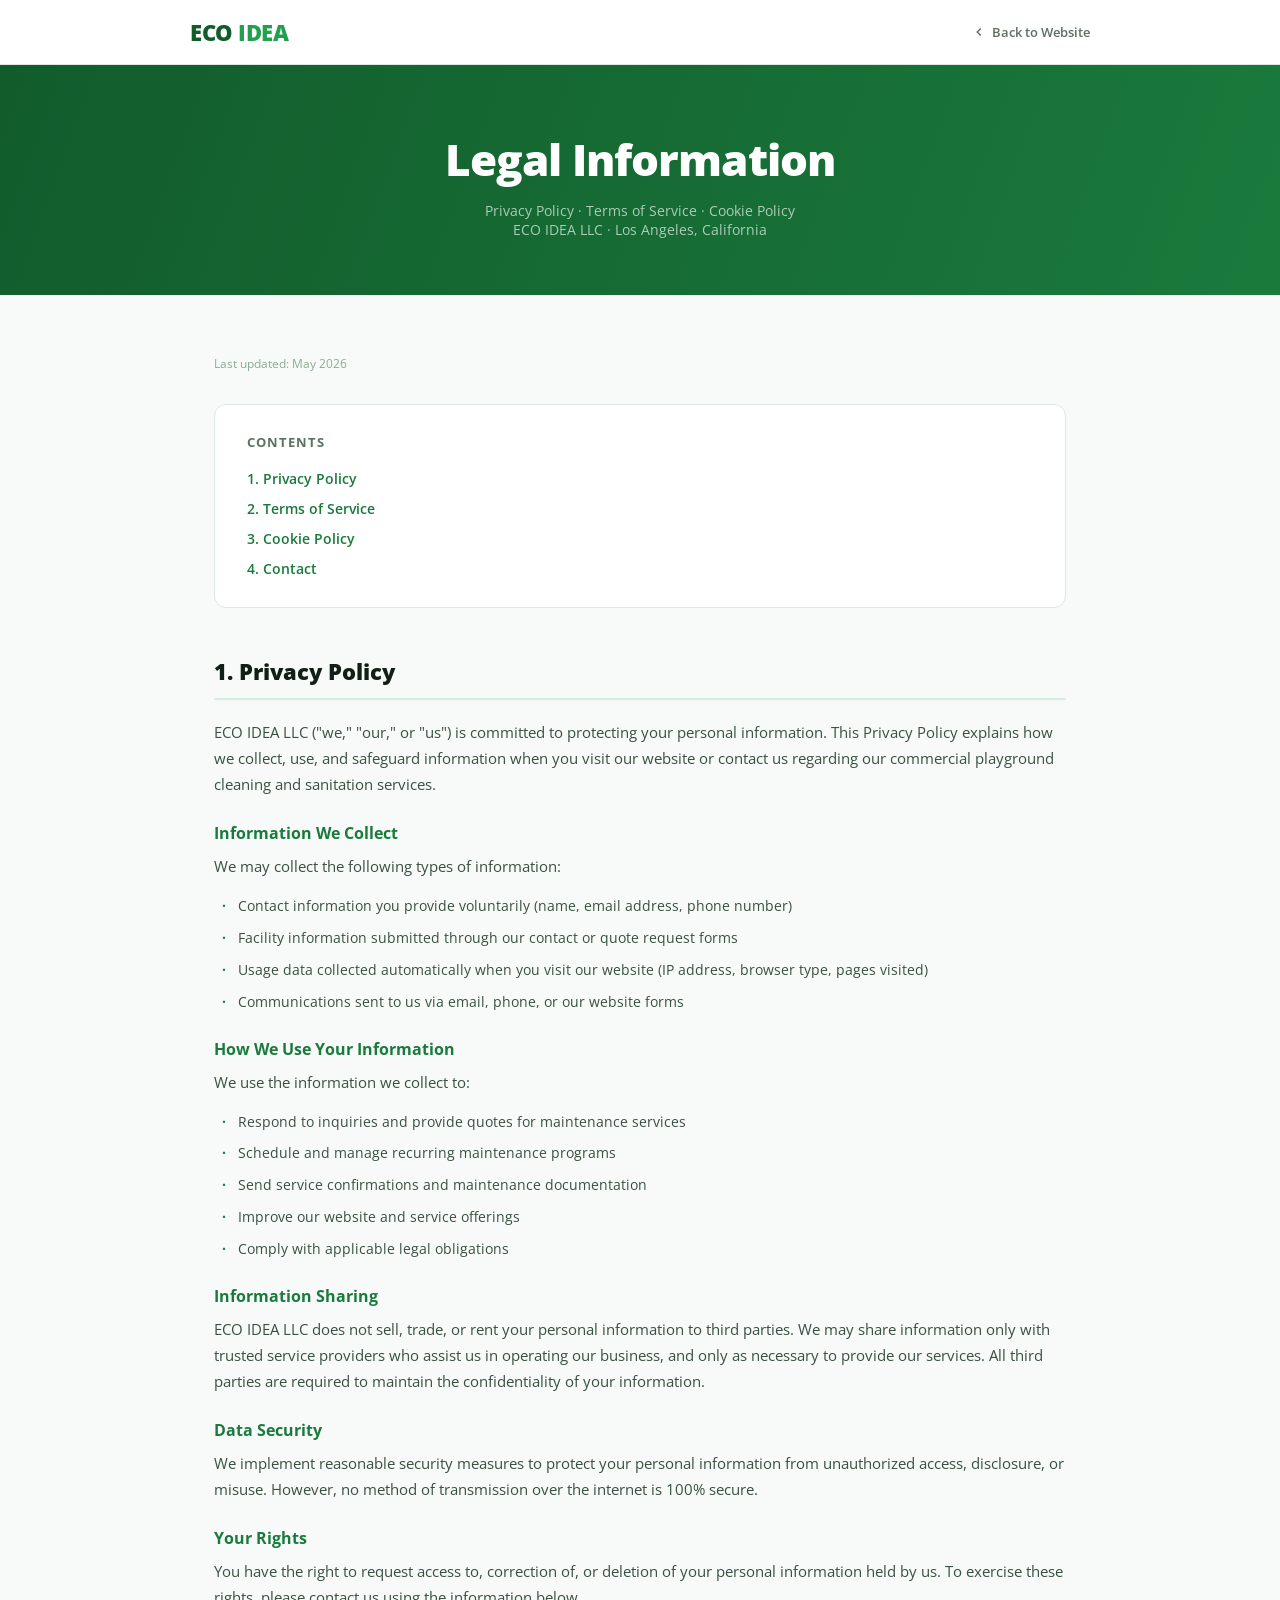
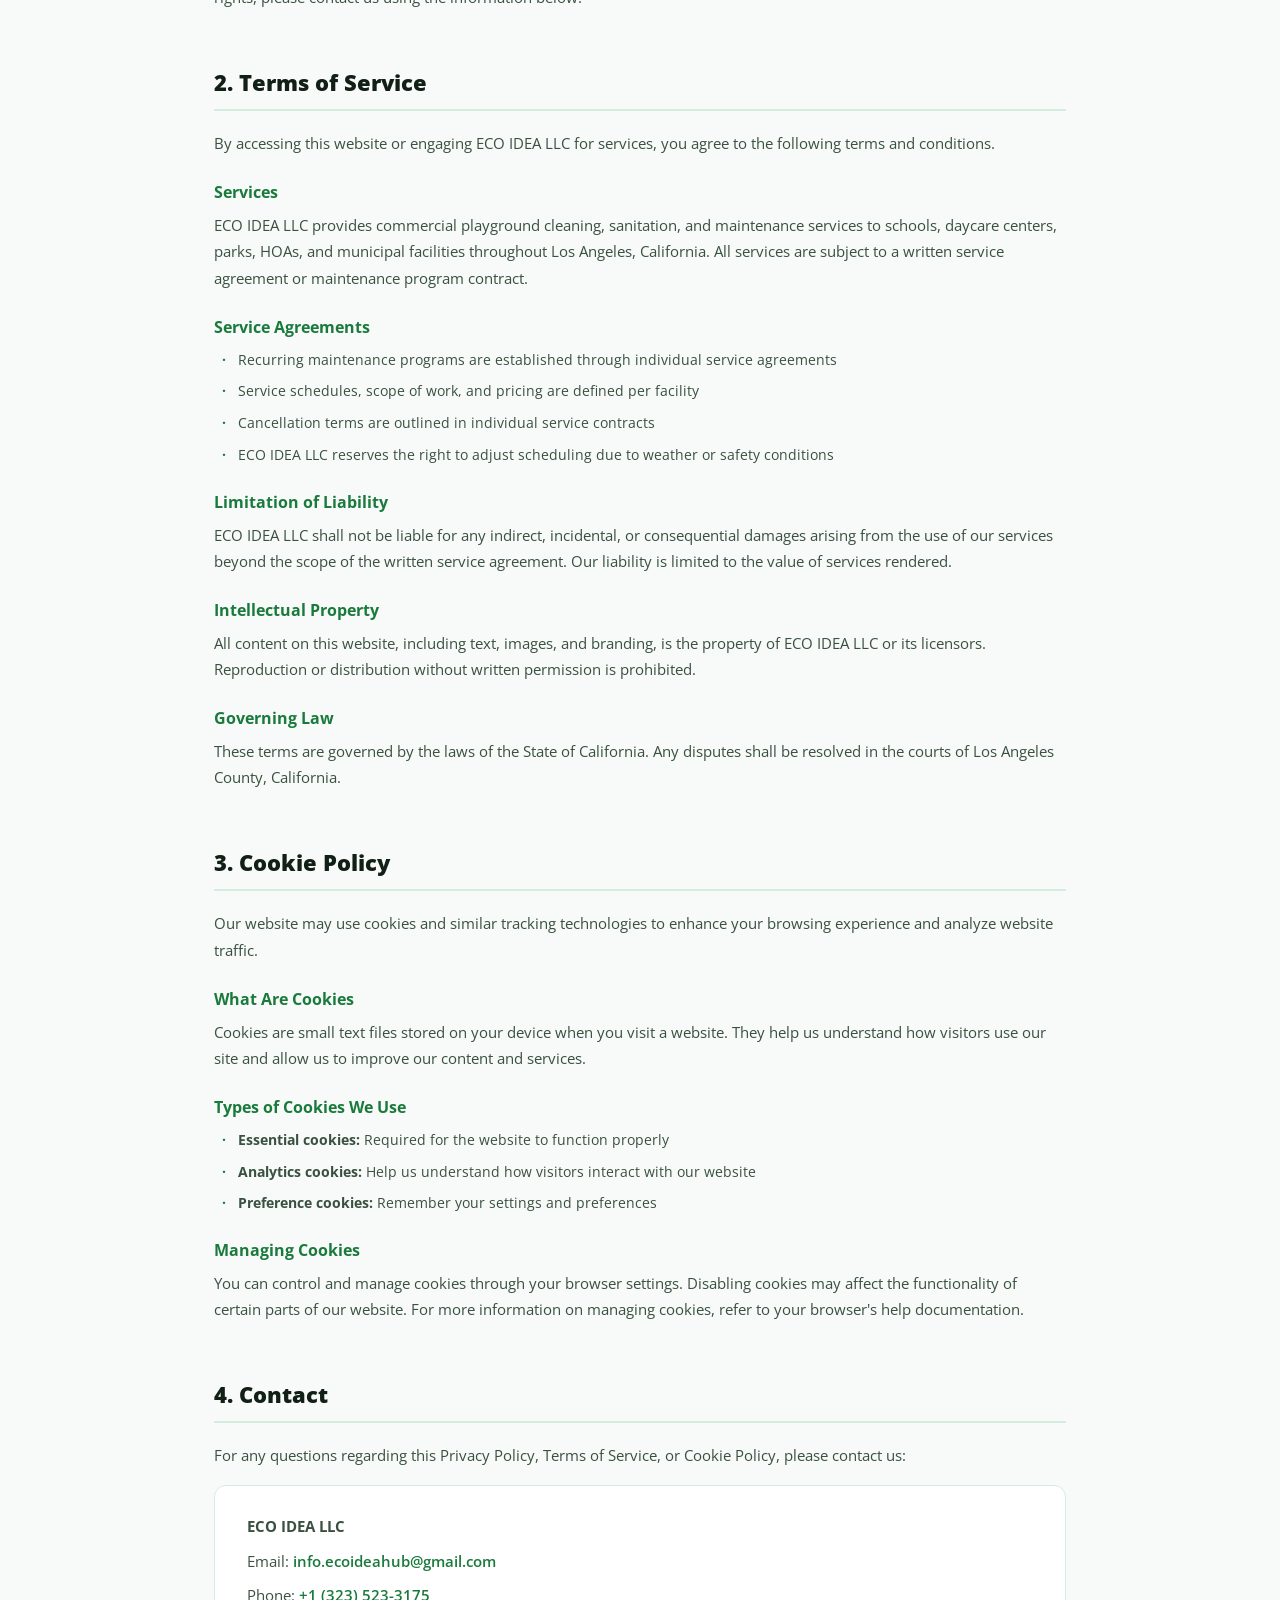
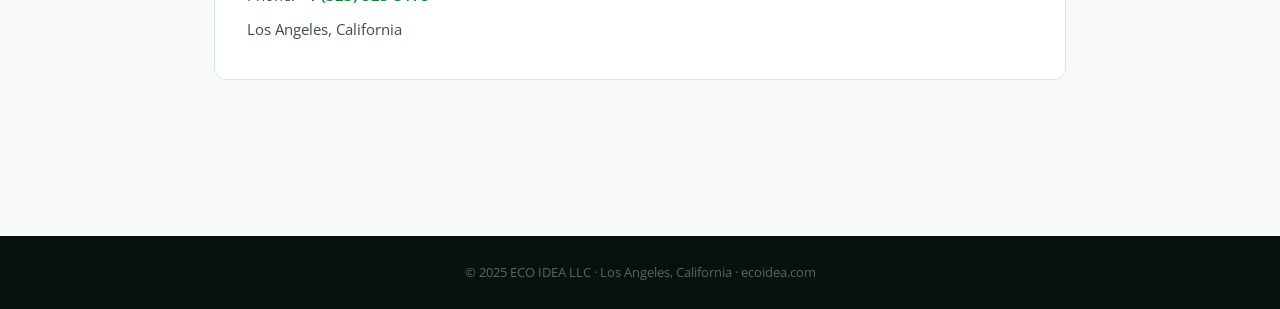
<file: page1.html>
<!DOCTYPE html>
<html lang="en">
<head>
<meta charset="UTF-8">
<meta name="viewport" content="width=device-width, initial-scale=1.0">
<title>Privacy Policy & Terms | ECO IDEA LLC</title>
<link href="https://fonts.googleapis.com/css2?family=Open+Sans:wght@300;400;500;600;700;800&display=swap" rel="stylesheet">
<style>
*{box-sizing:border-box;margin:0;padding:0}
body{font-family:'Open Sans',sans-serif;background:#f7faf8;color:#1c2e22;-webkit-font-smoothing:antialiased}
nav{background:#fff;border-bottom:1px solid #dde8e0;padding:0 24px}
.nav-inner{max-width:900px;margin:0 auto;height:64px;display:flex;align-items:center;justify-content:space-between}
.logo-text{text-decoration:none;font-size:22px;font-weight:800;letter-spacing:-.02em}
.logo-eco{color:#125c2c}
.logo-idea{color:#22a050}
.nav-back{font-size:13px;font-weight:600;color:#5c7263;text-decoration:none;display:flex;align-items:center;gap:6px}
.nav-back:hover{color:#1a7a3c}
.hero{background:linear-gradient(110deg,#125c2c,#1a7a3c);padding:64px 24px 56px;text-align:center}
.hero h1{font-size:clamp(28px,4vw,44px);font-weight:800;color:#fff;margin-bottom:12px;letter-spacing:-.02em}
.hero p{font-size:14px;color:rgba(255,255,255,.65);max-width:500px;margin:0 auto}
.content{max-width:900px;margin:0 auto;padding:60px 24px 100px}
.toc{background:#fff;border:1px solid #dde8e0;border-radius:12px;padding:28px 32px;margin-bottom:48px}
.toc h3{font-size:13px;font-weight:700;letter-spacing:.08em;text-transform:uppercase;color:#5c7263;margin-bottom:16px}
.toc ul{list-style:none;display:flex;flex-direction:column;gap:8px}
.toc ul li a{font-size:14px;color:#1a7a3c;text-decoration:none;font-weight:600}
.toc ul li a:hover{text-decoration:underline}
.doc-section{margin-bottom:56px}
.doc-section h2{font-size:22px;font-weight:800;color:#111f16;margin-bottom:20px;padding-bottom:12px;border-bottom:2px solid #d4edde}
.doc-section h3{font-size:16px;font-weight:700;color:#1a7a3c;margin:24px 0 10px}
.doc-section p{font-size:14.5px;color:#3a5040;line-height:1.8;margin-bottom:14px}
.doc-section ul{list-style:none;display:flex;flex-direction:column;gap:8px;margin-bottom:14px;padding-left:4px}
.doc-section ul li{font-size:14px;color:#3a5040;line-height:1.7;padding-left:20px;position:relative}
.doc-section ul li::before{content:'·';position:absolute;left:4px;color:#1a7a3c;font-weight:700}
.contact-box{background:#fff;border:1.5px solid #d4edde;border-radius:12px;padding:28px 32px;margin-top:16px}
.contact-box p{margin-bottom:8px}
.contact-box a{color:#1a7a3c;text-decoration:none;font-weight:600}
.contact-box a:hover{text-decoration:underline}
.updated{font-size:12px;color:#8aab90;margin-bottom:32px}
footer{background:#07120c;color:rgba(255,255,255,.35);text-align:center;padding:28px 24px;font-size:12.5px}
footer a{color:rgba(255,255,255,.35);text-decoration:none}
</style>
</head>
<body>

<nav>
  <div class="nav-inner">
    <a href="../index.html" class="logo-text"><span class="logo-eco">ECO</span> <span class="logo-idea">IDEA</span></a>
    <a href="../index.html" class="nav-back">
      <svg width="14" height="14" fill="none" stroke="currentColor" stroke-width="2.5" viewBox="0 0 24 24"><path d="M15 18l-6-6 6-6"/></svg>
      Back to Website
    </a>
  </div>
</nav>

<div class="hero">
  <h1>Legal Information</h1>
  <p>Privacy Policy · Terms of Service · Cookie Policy<br>ECO IDEA LLC · Los Angeles, California</p>
</div>

<div class="content">

  <p class="updated">Last updated: May 2026</p>

  <div class="toc">
    <h3>Contents</h3>
    <ul>
      <li><a href="#privacy">1. Privacy Policy</a></li>
      <li><a href="#terms">2. Terms of Service</a></li>
      <li><a href="#cookies">3. Cookie Policy</a></li>
      <li><a href="#contact-legal">4. Contact</a></li>
    </ul>
  </div>

  <!-- PRIVACY POLICY -->
  <div class="doc-section" id="privacy">
    <h2>1. Privacy Policy</h2>
    <p>ECO IDEA LLC ("we," "our," or "us") is committed to protecting your personal information. This Privacy Policy explains how we collect, use, and safeguard information when you visit our website or contact us regarding our commercial playground cleaning and sanitation services.</p>

    <h3>Information We Collect</h3>
    <p>We may collect the following types of information:</p>
    <ul>
      <li>Contact information you provide voluntarily (name, email address, phone number)</li>
      <li>Facility information submitted through our contact or quote request forms</li>
      <li>Usage data collected automatically when you visit our website (IP address, browser type, pages visited)</li>
      <li>Communications sent to us via email, phone, or our website forms</li>
    </ul>

    <h3>How We Use Your Information</h3>
    <p>We use the information we collect to:</p>
    <ul>
      <li>Respond to inquiries and provide quotes for maintenance services</li>
      <li>Schedule and manage recurring maintenance programs</li>
      <li>Send service confirmations and maintenance documentation</li>
      <li>Improve our website and service offerings</li>
      <li>Comply with applicable legal obligations</li>
    </ul>

    <h3>Information Sharing</h3>
    <p>ECO IDEA LLC does not sell, trade, or rent your personal information to third parties. We may share information only with trusted service providers who assist us in operating our business, and only as necessary to provide our services. All third parties are required to maintain the confidentiality of your information.</p>

    <h3>Data Security</h3>
    <p>We implement reasonable security measures to protect your personal information from unauthorized access, disclosure, or misuse. However, no method of transmission over the internet is 100% secure.</p>

    <h3>Your Rights</h3>
    <p>You have the right to request access to, correction of, or deletion of your personal information held by us. To exercise these rights, please contact us using the information below.</p>
  </div>

  <!-- TERMS OF SERVICE -->
  <div class="doc-section" id="terms">
    <h2>2. Terms of Service</h2>
    <p>By accessing this website or engaging ECO IDEA LLC for services, you agree to the following terms and conditions.</p>

    <h3>Services</h3>
    <p>ECO IDEA LLC provides commercial playground cleaning, sanitation, and maintenance services to schools, daycare centers, parks, HOAs, and municipal facilities throughout Los Angeles, California. All services are subject to a written service agreement or maintenance program contract.</p>

    <h3>Service Agreements</h3>
    <ul>
      <li>Recurring maintenance programs are established through individual service agreements</li>
      <li>Service schedules, scope of work, and pricing are defined per facility</li>
      <li>Cancellation terms are outlined in individual service contracts</li>
      <li>ECO IDEA LLC reserves the right to adjust scheduling due to weather or safety conditions</li>
    </ul>

    <h3>Limitation of Liability</h3>
    <p>ECO IDEA LLC shall not be liable for any indirect, incidental, or consequential damages arising from the use of our services beyond the scope of the written service agreement. Our liability is limited to the value of services rendered.</p>

    <h3>Intellectual Property</h3>
    <p>All content on this website, including text, images, and branding, is the property of ECO IDEA LLC or its licensors. Reproduction or distribution without written permission is prohibited.</p>

    <h3>Governing Law</h3>
    <p>These terms are governed by the laws of the State of California. Any disputes shall be resolved in the courts of Los Angeles County, California.</p>
  </div>

  <!-- COOKIE POLICY -->
  <div class="doc-section" id="cookies">
    <h2>3. Cookie Policy</h2>
    <p>Our website may use cookies and similar tracking technologies to enhance your browsing experience and analyze website traffic.</p>

    <h3>What Are Cookies</h3>
    <p>Cookies are small text files stored on your device when you visit a website. They help us understand how visitors use our site and allow us to improve our content and services.</p>

    <h3>Types of Cookies We Use</h3>
    <ul>
      <li><strong>Essential cookies:</strong> Required for the website to function properly</li>
      <li><strong>Analytics cookies:</strong> Help us understand how visitors interact with our website</li>
      <li><strong>Preference cookies:</strong> Remember your settings and preferences</li>
    </ul>

    <h3>Managing Cookies</h3>
    <p>You can control and manage cookies through your browser settings. Disabling cookies may affect the functionality of certain parts of our website. For more information on managing cookies, refer to your browser's help documentation.</p>
  </div>

  <!-- CONTACT -->
  <div class="doc-section" id="contact-legal">
    <h2>4. Contact</h2>
    <p>For any questions regarding this Privacy Policy, Terms of Service, or Cookie Policy, please contact us:</p>
    <div class="contact-box">
      <p><strong>ECO IDEA LLC</strong></p>
      <p>Email: <a href="mailto:info.ecoideahub@gmail.com">info.ecoideahub@gmail.com</a></p>
      <p>Phone: <a href="tel:+13235233175">+1 (323) 523-3175</a></p>
      <p>Los Angeles, California</p>
    </div>
  </div>

</div>

<footer>
  <p>© 2025 ECO IDEA LLC · Los Angeles, California · <a href="../index.html">ecoidea.com</a></p>
</footer>

</body>
</html>
</file>
